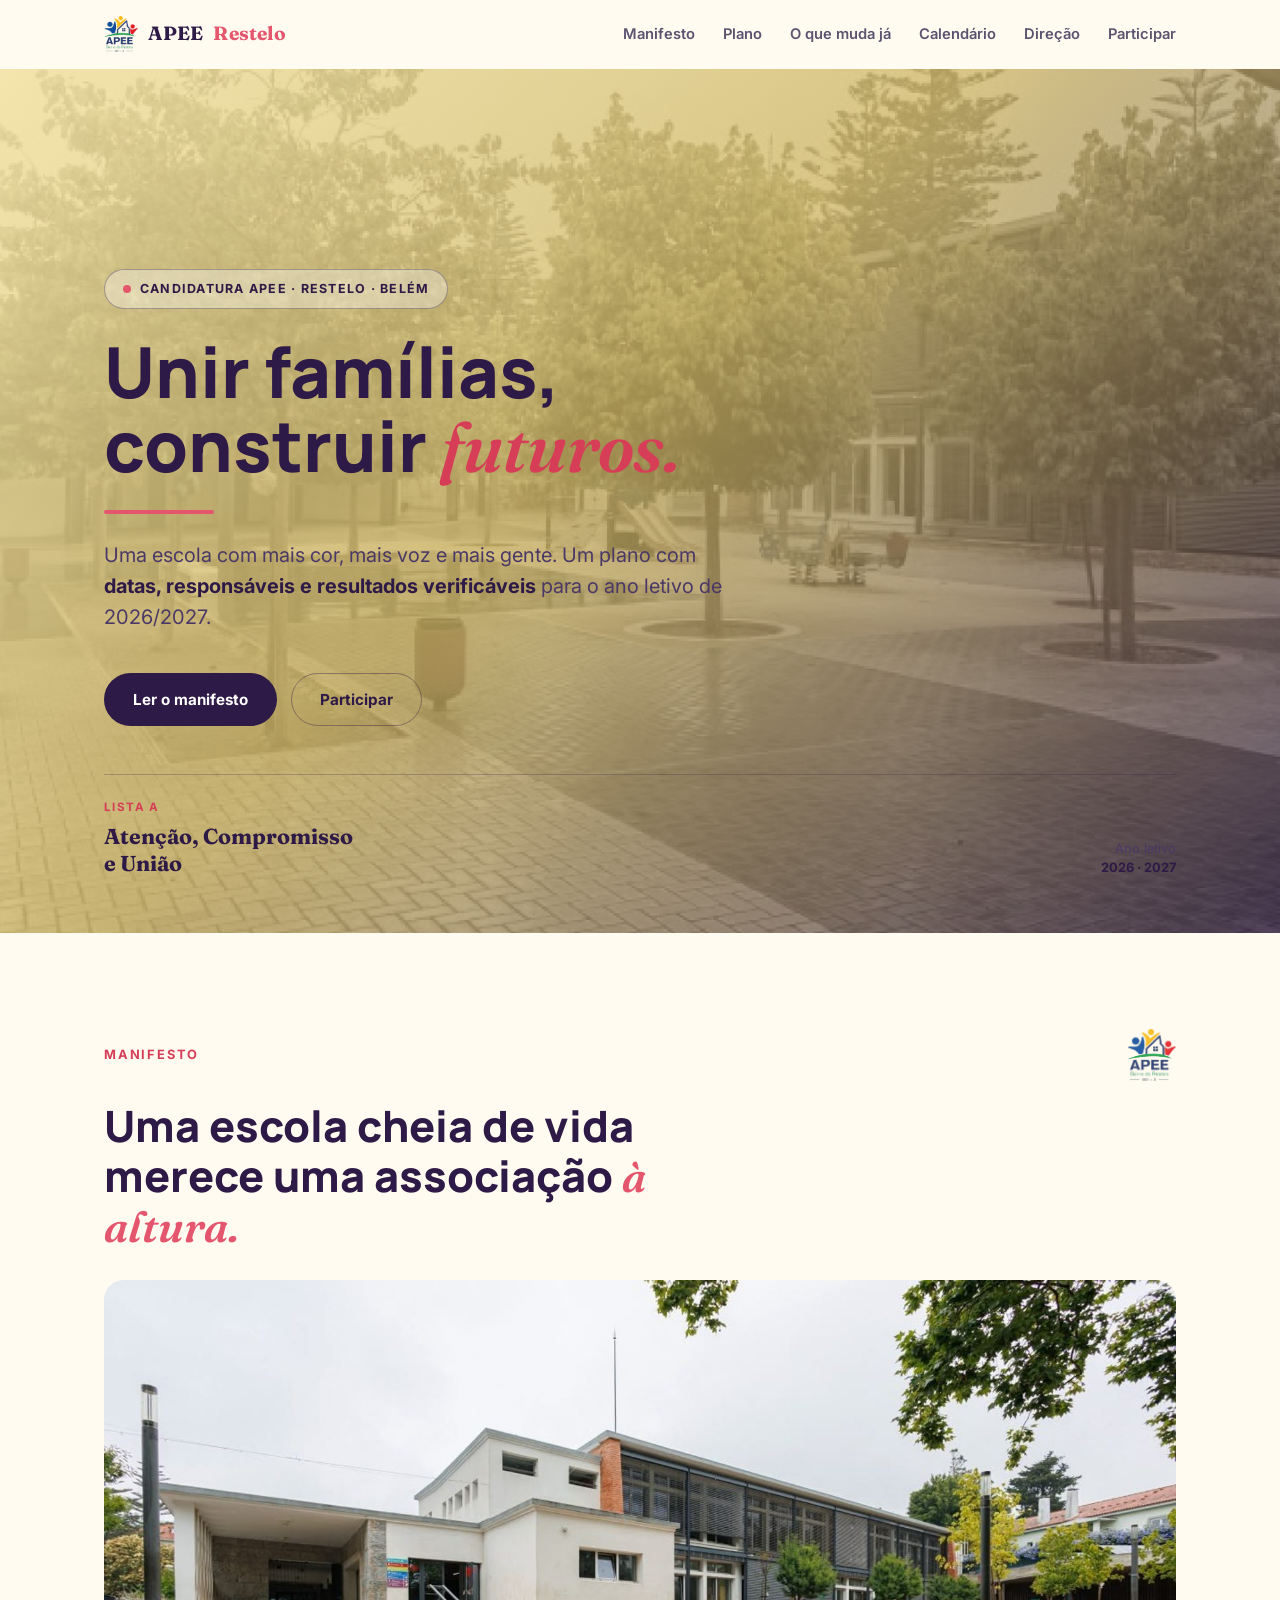
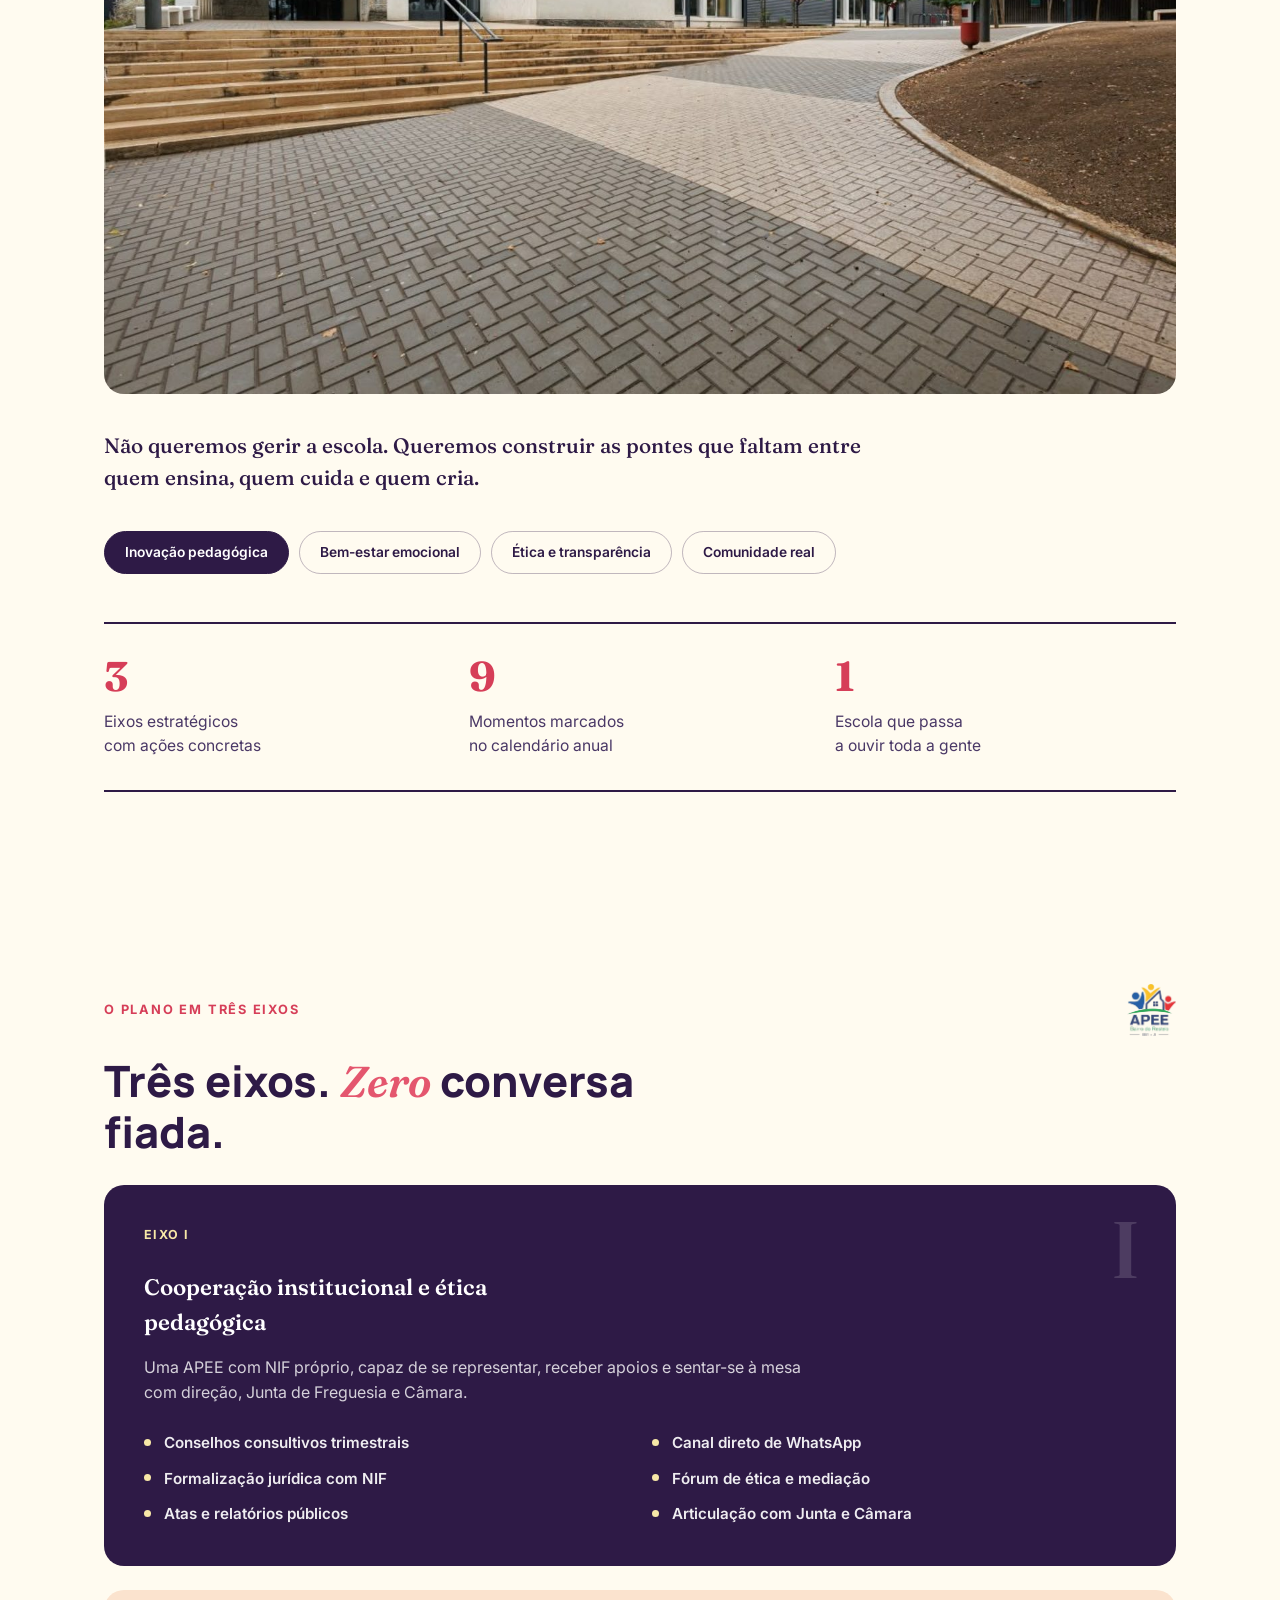
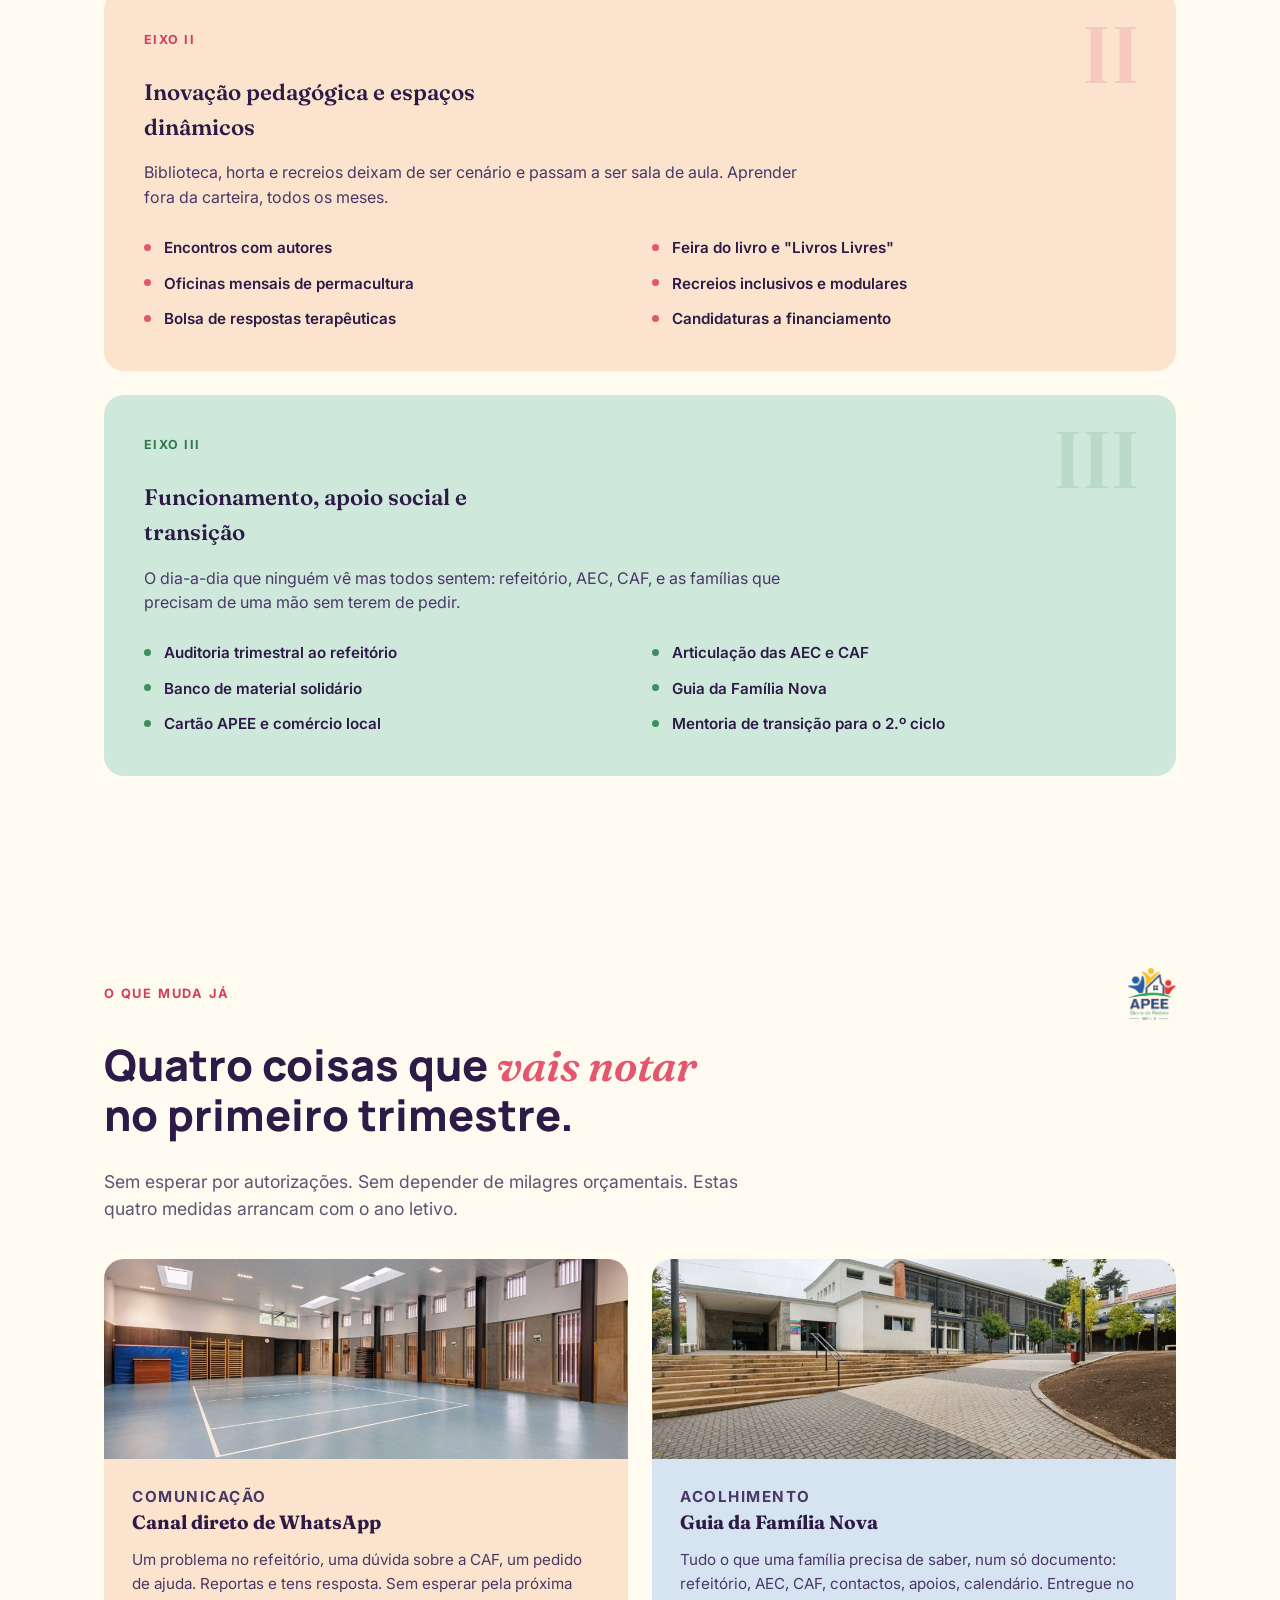
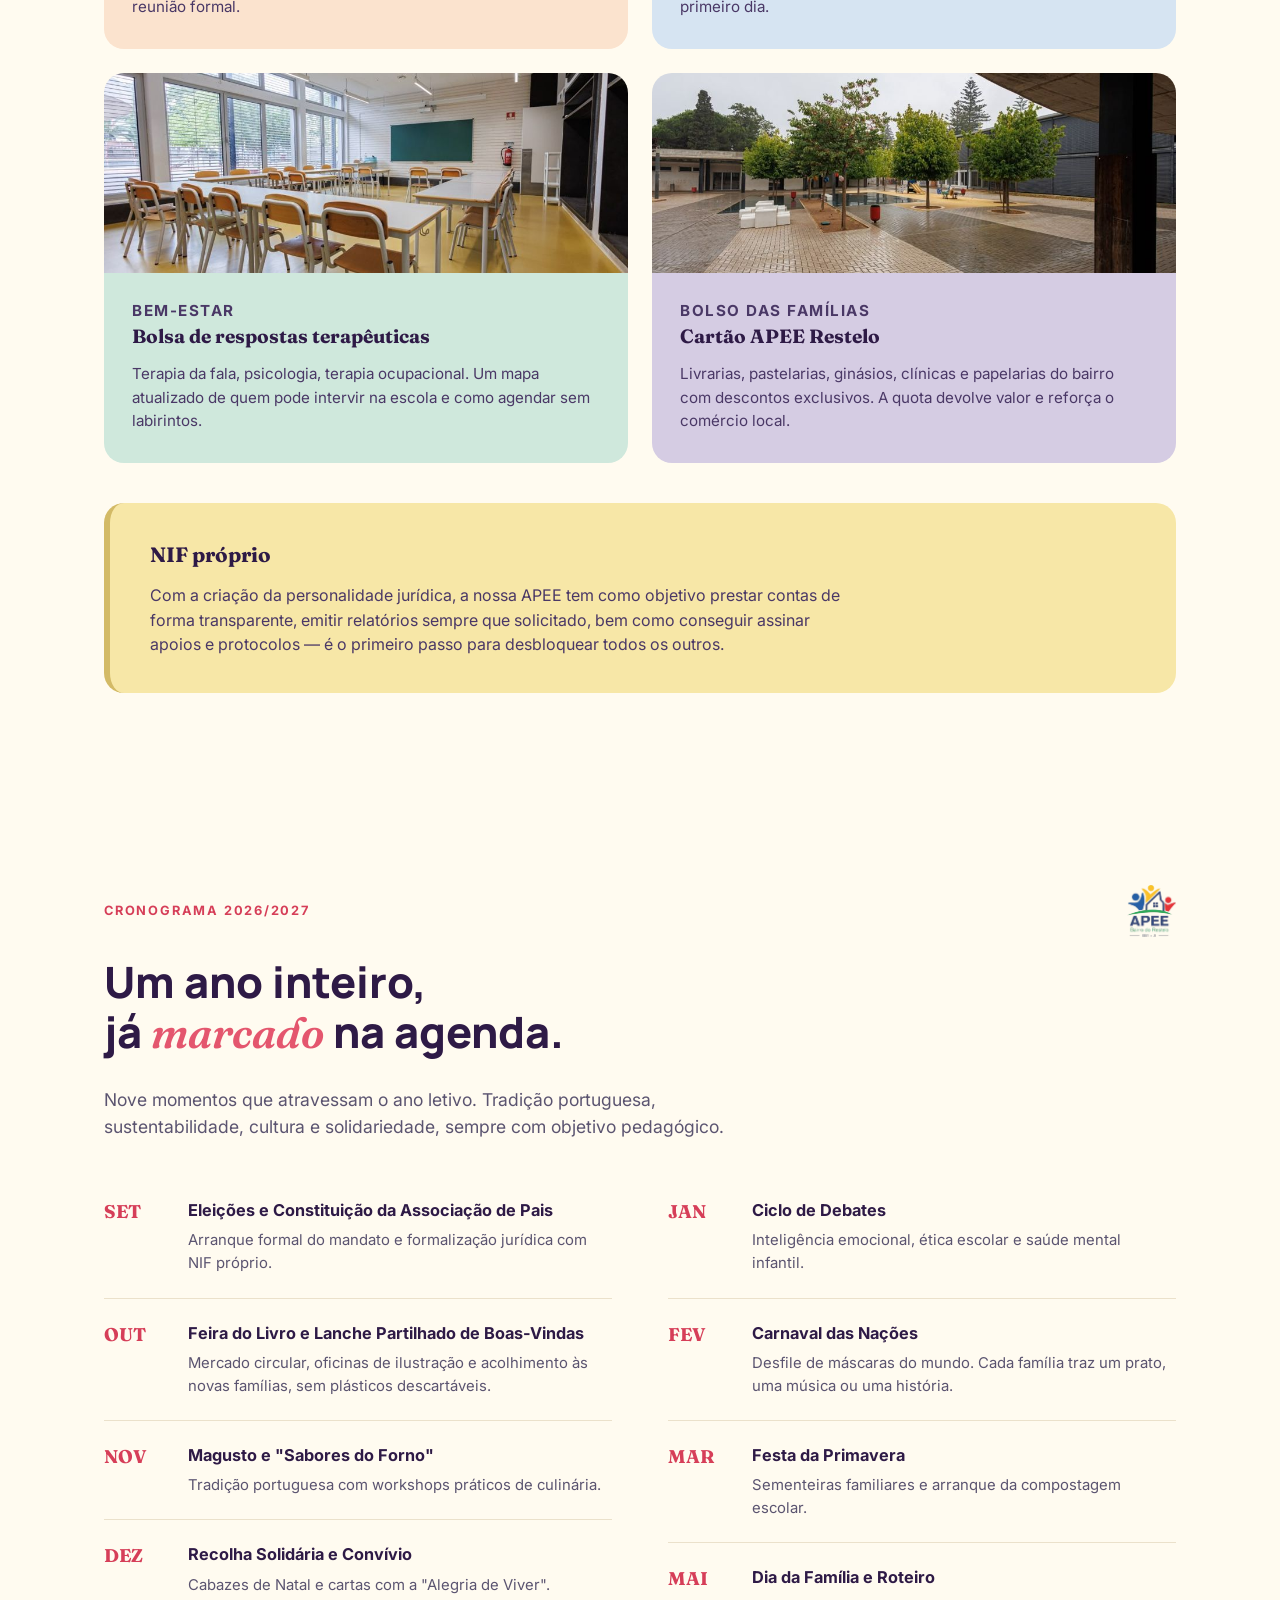
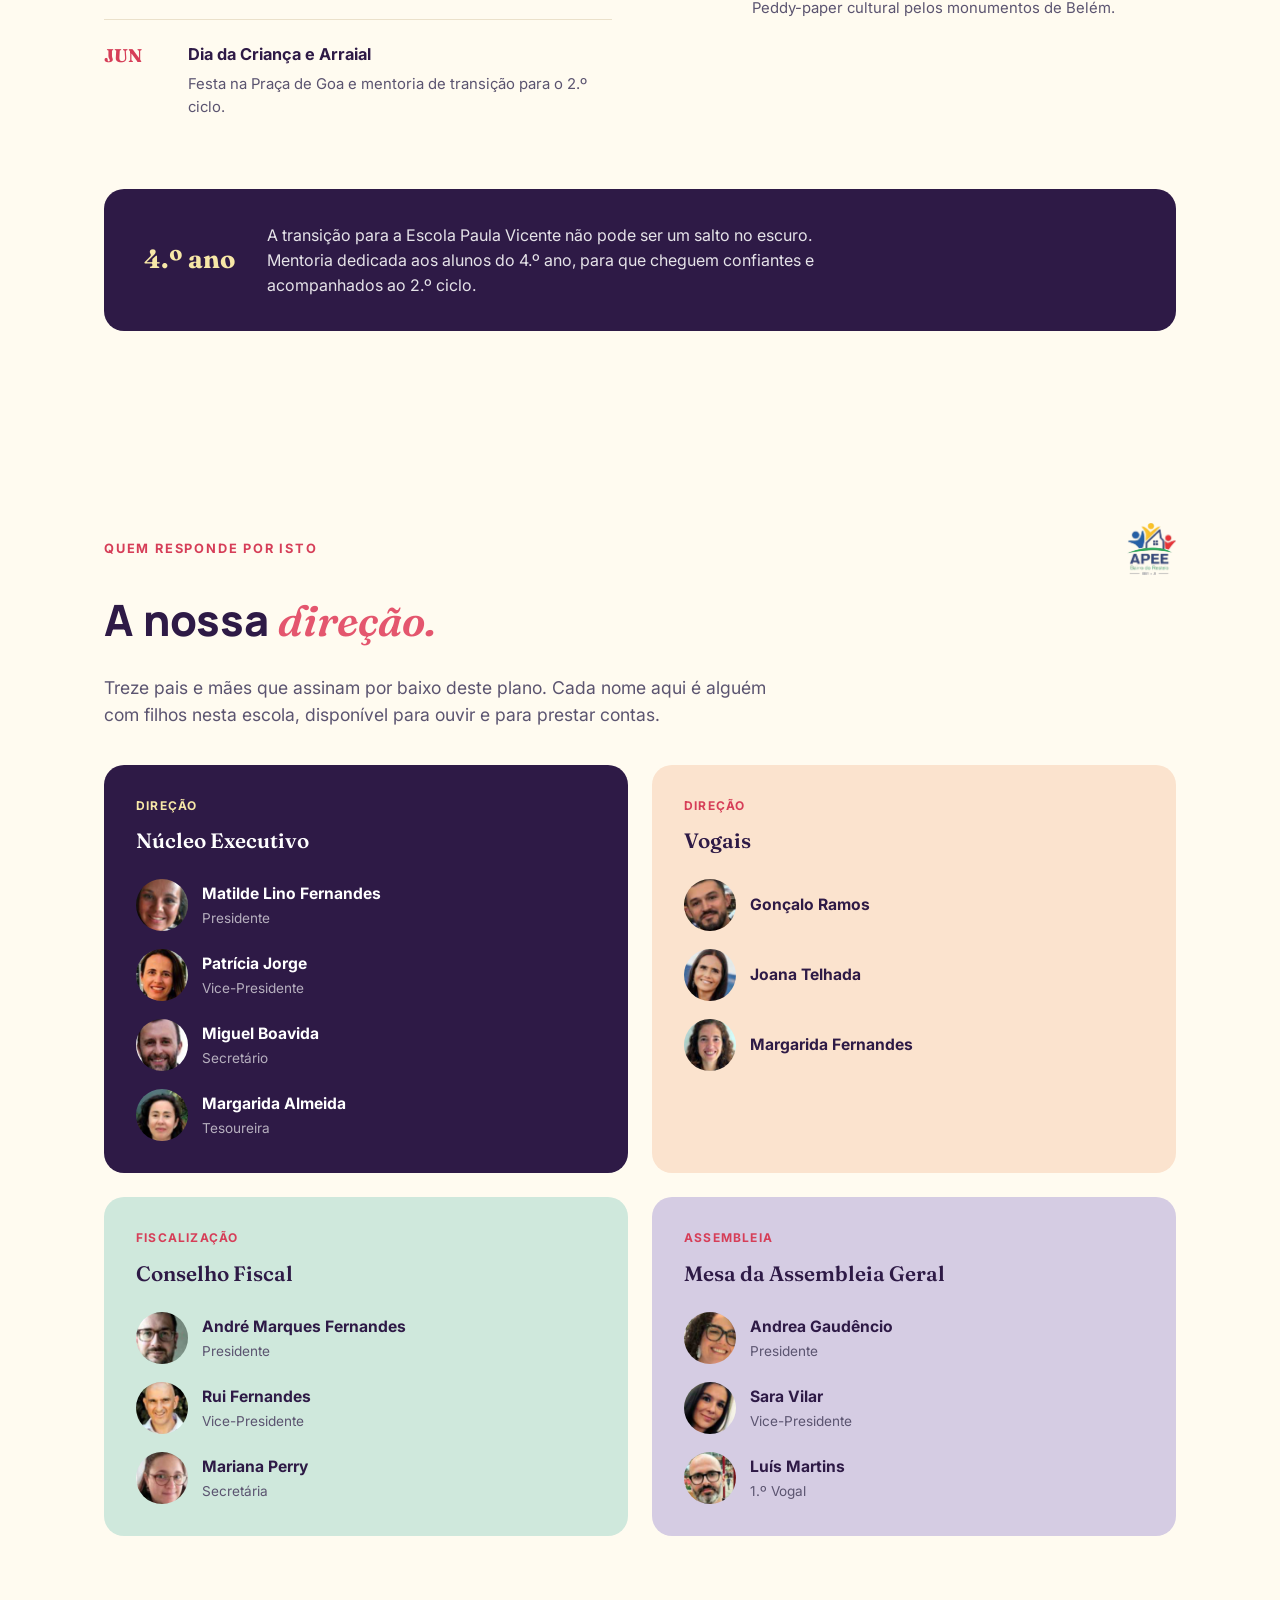
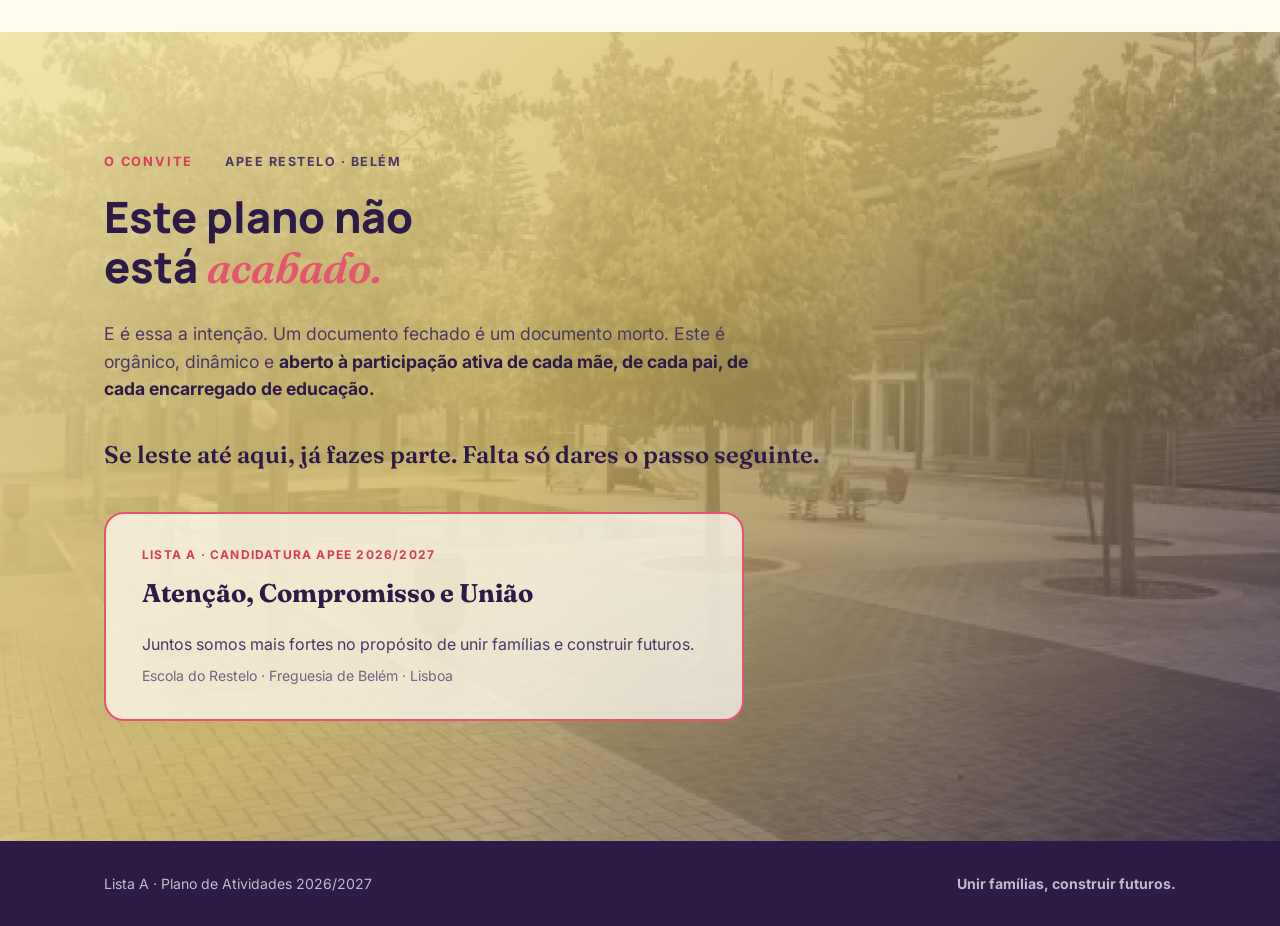
<file: index.html>
<!DOCTYPE html>
<html lang="pt-PT">
<head>
<meta charset="UTF-8">
<meta name="viewport" content="width=device-width, initial-scale=1.0">
<title>APEE Restelo · Lista A · Atenção, Compromisso e União · 2026/2027</title>
<meta name="description" content="Lista A — Atenção, Compromisso e União. Candidatura à APEE da Escola do Restelo, Belém. Plano de atividades 2026/2027: unir famílias, construir futuros.">
<link rel="icon" href="assets/logo.png">
<link rel="preconnect" href="https://fonts.googleapis.com">
<link rel="preconnect" href="https://fonts.gstatic.com" crossorigin>
<link href="https://fonts.googleapis.com/css2?family=Fraunces:ital,opsz,wght@0,9..144,400;0,9..144,600;0,9..144,700;1,9..144,500;1,9..144,600&family=Manrope:wght@500;600;700;800&family=Inter:wght@400;500;600;700;800&display=swap" rel="stylesheet">
<link rel="stylesheet" href="styles.css">
</head>
<body>

<div class="progress-bar" id="progressBar"></div>

<header class="site-header" id="siteHeader">
  <div class="wrap header-inner">
    <a href="#top" class="brand"><img src="assets/logo.png" alt="APEE Bairro do Restelo" class="brand-logo">APEE <span>Restelo</span></a>
    <nav class="main-nav" id="mainNav">
      <a href="#manifesto">Manifesto</a>
      <a href="#eixos">Plano</a>
      <a href="#muda-ja">O que muda já</a>
      <a href="#calendario">Calendário</a>
      <a href="#direcao">Direção</a>
      <a href="#convite">Participar</a>
    </nav>
    <button class="nav-toggle" id="navToggle" aria-label="Abrir menu" aria-expanded="false">
      <span></span><span></span><span></span>
    </button>
  </div>
</header>

<main id="top">

  <!-- HERO -->
  <section class="hero">
    <div class="hero-media">
      <img src="assets/hero.jpg" alt="Pátio da Escola do Restelo, com árvores e espaço de recreio" loading="eager">
      <div class="hero-overlay"></div>
    </div>
    <div class="wrap hero-content">
      <p class="badge-pill"><span class="badge-dot"></span>Candidatura APEE · Restelo · Belém</p>
      <h1>Unir famílias,<br>construir <em>futuros.</em></h1>
      <div class="hero-rule"></div>
      <p class="hero-lede">Uma escola com mais cor, mais voz e mais gente. Um plano com
        <strong>datas, responsáveis e resultados verificáveis</strong> para o ano letivo de 2026/2027.</p>

      <div class="hero-actions">
        <a href="#manifesto" class="btn btn-primary">Ler o manifesto</a>
        <a href="#convite" class="btn btn-ghost">Participar</a>
      </div>

      <div class="hero-footer">
        <div class="hero-list">
          <p class="hero-list-kicker">Lista A</p>
          <p class="hero-list-name">Atenção, Compromisso<br>e União</p>
        </div>
        <p class="hero-year">Ano letivo<br><strong>2026 · 2027</strong></p>
      </div>
    </div>
  </section>

  <!-- MANIFESTO -->
  <section class="section" id="manifesto">
    <div class="wrap">
      <div class="section-eyebrow-row">
        <p class="kicker">Manifesto</p>
        <img src="assets/logo.png" alt="" class="section-logo" aria-hidden="true">
      </div>
      <h2>Uma escola cheia de vida<br>merece uma associação <em>à altura.</em></h2>

      <div class="manifesto-photo">
        <img src="assets/escola.jpg" alt="Entrada da Escola do Restelo, Belém" loading="lazy">
      </div>

      <p class="lede lede-serif">Não queremos gerir a escola. Queremos construir as pontes que faltam
        entre quem ensina, quem cuida e quem cria.</p>

      <div class="pill-row">
        <span class="pill pill-filled">Inovação pedagógica</span>
        <span class="pill">Bem-estar emocional</span>
        <span class="pill">Ética e transparência</span>
        <span class="pill">Comunidade real</span>
      </div>

      <div class="stat-row">
        <div class="stat-item">
          <div class="stat-number">3</div>
          <p>Eixos estratégicos<br>com ações concretas</p>
        </div>
        <div class="stat-item">
          <div class="stat-number">9</div>
          <p>Momentos marcados<br>no calendário anual</p>
        </div>
        <div class="stat-item">
          <div class="stat-number">1</div>
          <p>Escola que passa<br>a ouvir toda a gente</p>
        </div>
      </div>
    </div>
  </section>

  <!-- EIXOS -->
  <section class="section" id="eixos">
    <div class="wrap">
      <div class="section-eyebrow-row">
        <p class="kicker">O plano em três eixos</p>
        <img src="assets/logo.png" alt="" class="section-logo" aria-hidden="true">
      </div>
      <h2>Três eixos. <em>Zero</em> conversa fiada.</h2>

      <div class="axis-list">

        <article class="axis-card axis-card-a">
          <span class="axis-ghost">I</span>
          <p class="axis-tag">Eixo I</p>
          <h3>Cooperação institucional e ética pedagógica</h3>
          <p>Uma APEE com NIF próprio, capaz de se representar, receber apoios e
            sentar-se à mesa com direção, Junta de Freguesia e Câmara.</p>
          <ul class="axis-actions">
            <li>Conselhos consultivos trimestrais</li>
            <li>Canal direto de WhatsApp</li>
            <li>Formalização jurídica com NIF</li>
            <li>Fórum de ética e mediação</li>
            <li>Atas e relatórios públicos</li>
            <li>Articulação com Junta e Câmara</li>
          </ul>
        </article>

        <article class="axis-card axis-card-b">
          <span class="axis-ghost">II</span>
          <p class="axis-tag">Eixo II</p>
          <h3>Inovação pedagógica e espaços dinâmicos</h3>
          <p>Biblioteca, horta e recreios deixam de ser cenário e passam a ser sala
            de aula. Aprender fora da carteira, todos os meses.</p>
          <ul class="axis-actions">
            <li>Encontros com autores</li>
            <li>Feira do livro e "Livros Livres"</li>
            <li>Oficinas mensais de permacultura</li>
            <li>Recreios inclusivos e modulares</li>
            <li>Bolsa de respostas terapêuticas</li>
            <li>Candidaturas a financiamento</li>
          </ul>
        </article>

        <article class="axis-card axis-card-c">
          <span class="axis-ghost">III</span>
          <p class="axis-tag">Eixo III</p>
          <h3>Funcionamento, apoio social e transição</h3>
          <p>O dia-a-dia que ninguém vê mas todos sentem: refeitório, AEC, CAF, e as
            famílias que precisam de uma mão sem terem de pedir.</p>
          <ul class="axis-actions">
            <li>Auditoria trimestral ao refeitório</li>
            <li>Articulação das AEC e CAF</li>
            <li>Banco de material solidário</li>
            <li>Guia da Família Nova</li>
            <li>Cartão APEE e comércio local</li>
            <li>Mentoria de transição para o 2.º ciclo</li>
          </ul>
        </article>

      </div>
    </div>
  </section>

  <!-- O QUE MUDA JA -->
  <section class="section" id="muda-ja">
    <div class="wrap">
      <div class="section-eyebrow-row">
        <p class="kicker">O que muda já</p>
        <img src="assets/logo.png" alt="" class="section-logo" aria-hidden="true">
      </div>
      <h2 class="h2-wide">Quatro coisas que <em>vais notar</em><br>no primeiro trimestre.</h2>
      <p class="lede">Sem esperar por autorizações. Sem depender de milagres
        orçamentais. Estas quatro medidas arrancam com o ano letivo.</p>

      <div class="change-grid">
        <article class="change-card">
          <div class="change-photo"><img src="assets/muda-ja/comunicacao.jpg" alt="Ginásio da Escola do Restelo" loading="lazy"></div>
          <div class="change-body change-body-peach">
            <p class="change-tag">Comunicação</p>
            <h3>Canal direto de WhatsApp</h3>
            <p>Um problema no refeitório, uma dúvida sobre a CAF, um pedido de ajuda.
              Reportas e tens resposta. Sem esperar pela próxima reunião formal.</p>
          </div>
        </article>
        <article class="change-card">
          <div class="change-photo"><img src="assets/muda-ja/acolhimento.jpg" alt="Entrada da Escola do Restelo" loading="lazy"></div>
          <div class="change-body change-body-blue">
            <p class="change-tag">Acolhimento</p>
            <h3>Guia da Família Nova</h3>
            <p>Tudo o que uma família precisa de saber, num só documento: refeitório,
              AEC, CAF, contactos, apoios, calendário. Entregue no primeiro dia.</p>
          </div>
        </article>
        <article class="change-card">
          <div class="change-photo"><img src="assets/muda-ja/bem-estar.jpg" alt="Sala de aula da Escola do Restelo" loading="lazy"></div>
          <div class="change-body change-body-mint">
            <p class="change-tag">Bem-estar</p>
            <h3>Bolsa de respostas terapêuticas</h3>
            <p>Terapia da fala, psicologia, terapia ocupacional. Um mapa atualizado de
              quem pode intervir na escola e como agendar sem labirintos.</p>
          </div>
        </article>
        <article class="change-card">
          <div class="change-photo"><img src="assets/muda-ja/bolso.jpg" alt="Pátio da Escola do Restelo" loading="lazy"></div>
          <div class="change-body change-body-lavender">
            <p class="change-tag">Bolso das famílias</p>
            <h3>Cartão APEE Restelo</h3>
            <p>Livrarias, pastelarias, ginásios, clínicas e papelarias do bairro com
              descontos exclusivos. A quota devolve valor e reforça o comércio local.</p>
          </div>
        </article>
      </div>

      <div class="nif-banner">
        <h3>NIF próprio</h3>
        <p>Com a criação da personalidade jurídica, a nossa APEE tem como objetivo
          prestar contas de forma transparente, emitir relatórios sempre que
          solicitado, bem como conseguir assinar apoios e protocolos — é o primeiro
          passo para desbloquear todos os outros.</p>
      </div>
    </div>
  </section>

  <!-- CALENDARIO -->
  <section class="section" id="calendario">
    <div class="wrap">
      <div class="section-eyebrow-row">
        <p class="kicker">Cronograma 2026/2027</p>
        <img src="assets/logo.png" alt="" class="section-logo" aria-hidden="true">
      </div>
      <h2>Um ano inteiro,<br>já <em>marcado</em> na agenda.</h2>
      <p class="lede">Nove momentos que atravessam o ano letivo. Tradição
        portuguesa, sustentabilidade, cultura e solidariedade, sempre com objetivo
        pedagógico.</p>

      <div class="timeline-columns">
        <div class="timeline">
          <div class="timeline-item">
            <div class="tl-month">Set</div>
            <div class="tl-body">
              <h4>Eleições e Constituição da Associação de Pais</h4>
              <p>Arranque formal do mandato e formalização jurídica com NIF próprio.</p>
            </div>
          </div>
          <div class="timeline-item">
            <div class="tl-month">Out</div>
            <div class="tl-body">
              <h4>Feira do Livro e Lanche Partilhado de Boas-Vindas</h4>
              <p>Mercado circular, oficinas de ilustração e acolhimento às novas famílias, sem plásticos descartáveis.</p>
            </div>
          </div>
          <div class="timeline-item">
            <div class="tl-month">Nov</div>
            <div class="tl-body">
              <h4>Magusto e "Sabores do Forno"</h4>
              <p>Tradição portuguesa com workshops práticos de culinária.</p>
            </div>
          </div>
          <div class="timeline-item">
            <div class="tl-month">Dez</div>
            <div class="tl-body">
              <h4>Recolha Solidária e Convívio</h4>
              <p>Cabazes de Natal e cartas com a "Alegria de Viver".</p>
            </div>
          </div>
          <div class="timeline-item">
            <div class="tl-month">Jun</div>
            <div class="tl-body">
              <h4>Dia da Criança e Arraial</h4>
              <p>Festa na Praça de Goa e mentoria de transição para o 2.º ciclo.</p>
            </div>
          </div>
        </div>
        <div class="timeline">
          <div class="timeline-item">
            <div class="tl-month">Jan</div>
            <div class="tl-body">
              <h4>Ciclo de Debates</h4>
              <p>Inteligência emocional, ética escolar e saúde mental infantil.</p>
            </div>
          </div>
          <div class="timeline-item">
            <div class="tl-month">Fev</div>
            <div class="tl-body">
              <h4>Carnaval das Nações</h4>
              <p>Desfile de máscaras do mundo. Cada família traz um prato, uma música
                ou uma história.</p>
            </div>
          </div>
          <div class="timeline-item">
            <div class="tl-month">Mar</div>
            <div class="tl-body">
              <h4>Festa da Primavera</h4>
              <p>Sementeiras familiares e arranque da compostagem escolar.</p>
            </div>
          </div>
          <div class="timeline-item">
            <div class="tl-month">Mai</div>
            <div class="tl-body">
              <h4>Dia da Família e Roteiro</h4>
              <p>Peddy-paper cultural pelos monumentos de Belém.</p>
            </div>
          </div>
        </div>
      </div>

      <div class="quote-block">
        <p class="quote-label">4.º ano</p>
        <p>A transição para a Escola Paula Vicente não pode ser um salto no escuro.
          Mentoria dedicada aos alunos do 4.º ano, para que cheguem confiantes e
          acompanhados ao 2.º ciclo.</p>
      </div>
    </div>
  </section>

  <!-- DIREÇÃO -->
  <section class="section" id="direcao">
    <div class="wrap">
      <div class="section-eyebrow-row">
        <p class="kicker">Quem responde por isto</p>
        <img src="assets/logo.png" alt="" class="section-logo" aria-hidden="true">
      </div>
      <h2>A nossa <em>direção.</em></h2>
      <p class="lede">Treze pais e mães que assinam por baixo deste plano. Cada
        nome aqui é alguém com filhos nesta escola, disponível para ouvir e
        para prestar contas.</p>

      <div class="team-grid">
        <div class="team-card team-card-a">
          <p class="team-tag">Direção</p>
          <h3>Núcleo Executivo</h3>
          <ul class="team-list">
            <li>
              <img src="assets/team/matilde.jpg" alt="Matilde Lino Fernandes">
              <div><p class="team-name">Matilde Lino Fernandes</p><p class="team-role">Presidente</p></div>
            </li>
            <li>
              <img src="assets/team/patricia.jpg" alt="Patrícia Jorge">
              <div><p class="team-name">Patrícia Jorge</p><p class="team-role">Vice-Presidente</p></div>
            </li>
            <li>
              <img src="assets/team/miguel.jpg" alt="Miguel Boavida">
              <div><p class="team-name">Miguel Boavida</p><p class="team-role">Secretário</p></div>
            </li>
            <li>
              <img src="assets/team/margarida-almeida.jpg" alt="Margarida Almeida">
              <div><p class="team-name">Margarida Almeida</p><p class="team-role">Tesoureira</p></div>
            </li>
          </ul>
        </div>

        <div class="team-card team-card-b">
          <p class="team-tag">Direção</p>
          <h3>Vogais</h3>
          <ul class="team-list">
            <li>
              <img src="assets/team/goncalo.jpg" alt="Gonçalo Ramos">
              <div><p class="team-name">Gonçalo Ramos</p></div>
            </li>
            <li>
              <img src="assets/team/joana.jpg" alt="Joana Telhada">
              <div><p class="team-name">Joana Telhada</p></div>
            </li>
            <li>
              <img src="assets/team/margarida-fernandes.jpg" alt="Margarida Fernandes">
              <div><p class="team-name">Margarida Fernandes</p></div>
            </li>
          </ul>
        </div>

        <div class="team-card team-card-c">
          <p class="team-tag">Fiscalização</p>
          <h3>Conselho Fiscal</h3>
          <ul class="team-list">
            <li>
              <img src="assets/team/andre.jpg" alt="André Marques Fernandes">
              <div><p class="team-name">André Marques Fernandes</p><p class="team-role">Presidente</p></div>
            </li>
            <li>
              <img src="assets/team/rui.jpg" alt="Rui Fernandes">
              <div><p class="team-name">Rui Fernandes</p><p class="team-role">Vice-Presidente</p></div>
            </li>
            <li>
              <img src="assets/team/mariana.jpg" alt="Mariana Perry">
              <div><p class="team-name">Mariana Perry</p><p class="team-role">Secretária</p></div>
            </li>
          </ul>
        </div>

        <div class="team-card team-card-d">
          <p class="team-tag">Assembleia</p>
          <h3>Mesa da Assembleia Geral</h3>
          <ul class="team-list">
            <li>
              <img src="assets/team/andrea.jpg" alt="Andrea Gaudêncio">
              <div><p class="team-name">Andrea Gaudêncio</p><p class="team-role">Presidente</p></div>
            </li>
            <li>
              <img src="assets/team/sara.jpg" alt="Sara Vilar">
              <div><p class="team-name">Sara Vilar</p><p class="team-role">Vice-Presidente</p></div>
            </li>
            <li>
              <img src="assets/team/luis.jpg" alt="Luís Martins">
              <div><p class="team-name">Luís Martins</p><p class="team-role">1.º Vogal</p></div>
            </li>
          </ul>
        </div>
      </div>
    </div>
  </section>

  <!-- CONVITE -->
  <section class="section convite" id="convite">
    <div class="hero-media convite-media">
      <img src="assets/hero.jpg" alt="" loading="lazy">
      <div class="hero-overlay convite-overlay"></div>
    </div>
    <div class="wrap convite-inner">
      <div class="section-eyebrow-row convite-eyebrow-row">
        <p class="kicker">O convite</p>
        <p class="convite-suprakicker">APEE Restelo · Belém</p>
      </div>
      <h2>Este plano não<br>está <em>acabado.</em></h2>
      <p class="lede">E é essa a intenção. Um documento fechado é um documento
        morto. Este é orgânico, dinâmico e <strong>aberto à participação ativa de cada
        mãe, de cada pai, de cada encarregado de educação.</strong></p>
      <p class="convite-highlight">Se leste até aqui, já fazes parte. Falta só
        dares o passo seguinte.</p>

      <div class="convite-card">
        <p class="convite-card-kicker">Lista A · Candidatura APEE 2026/2027</p>
        <p class="convite-list-name">Atenção, Compromisso e União</p>
        <p class="convite-tagline">Juntos somos mais fortes no propósito de unir
          famílias e construir futuros.</p>
        <p class="convite-location">Escola do Restelo · Freguesia de Belém · Lisboa</p>
      </div>
    </div>
  </section>

</main>

<footer class="site-footer">
  <div class="wrap footer-inner">
    <p>Lista A · Plano de Atividades 2026/2027</p>
    <p class="footer-motto">Unir famílias, construir futuros.</p>
  </div>
</footer>

<script src="script.js"></script>
</body>
</html>
</file>
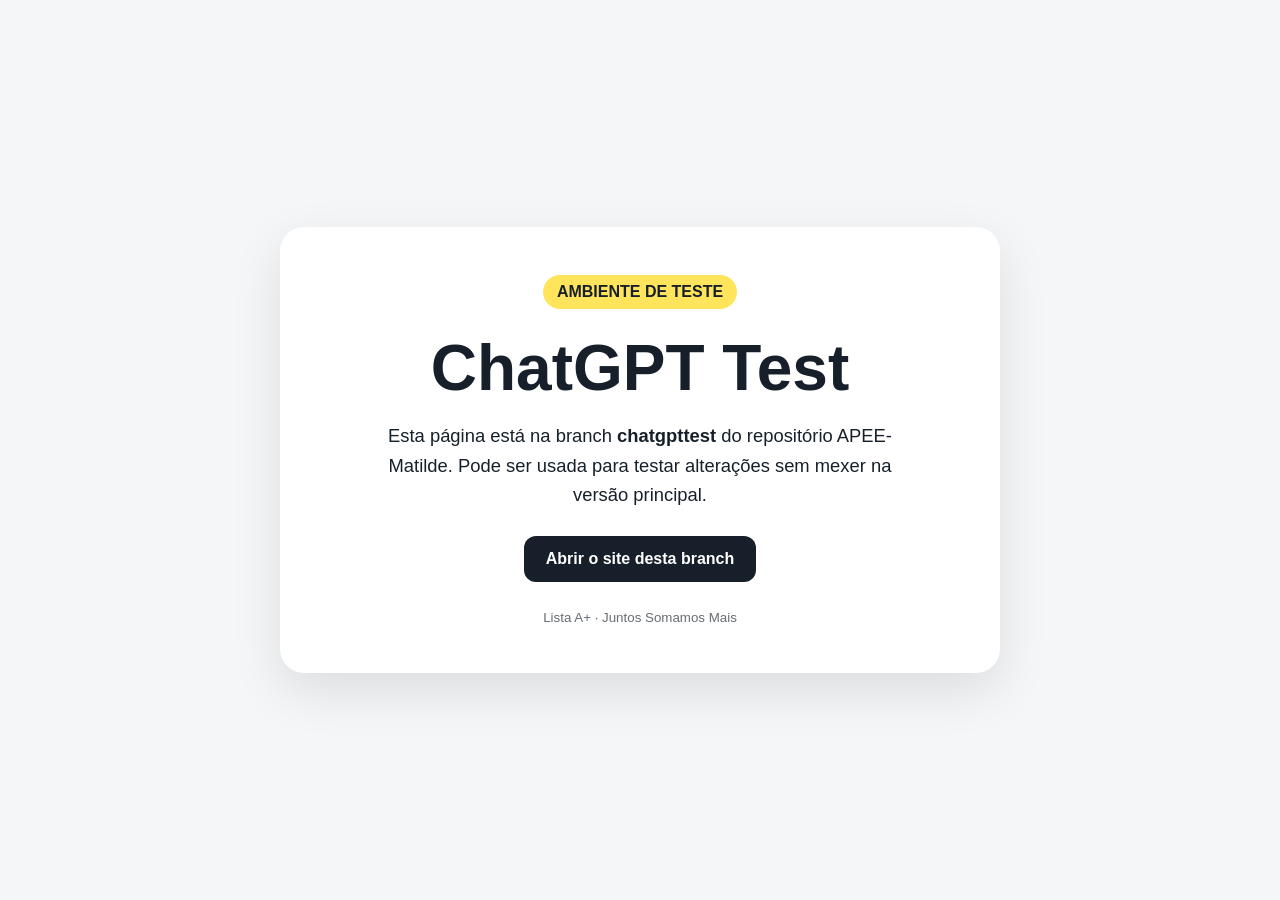
<file: chatgpttest.html>
<!doctype html>
<html lang="pt-PT">
<head>
  <meta charset="utf-8">
  <meta name="viewport" content="width=device-width, initial-scale=1">
  <title>ChatGPT Teste · Lista A+</title>
  <style>
    *{box-sizing:border-box}
    body{margin:0;font-family:Arial,Helvetica,sans-serif;background:#f4f6f8;color:#17202a;display:grid;min-height:100vh;place-items:center;padding:24px}
    main{width:min(720px,100%);background:white;border-radius:24px;padding:48px 32px;box-shadow:0 18px 50px rgba(0,0,0,.10);text-align:center}
    .badge{display:inline-block;padding:8px 14px;border-radius:999px;background:#ffe45c;font-weight:700;margin-bottom:22px}
    h1{font-size:clamp(2rem,7vw,4rem);margin:0 0 16px}
    p{font-size:1.15rem;line-height:1.6;margin:0 auto 26px;max-width:560px}
    a{display:inline-block;padding:14px 22px;border-radius:12px;background:#17202a;color:white;text-decoration:none;font-weight:700}
    small{display:block;margin-top:28px;opacity:.65}
  </style>
</head>
<body>
  <main>
    <div class="badge">AMBIENTE DE TESTE</div>
    <h1>ChatGPT Test</h1>
    <p>Esta página está na branch <strong>chatgpttest</strong> do repositório APEE-Matilde. Pode ser usada para testar alterações sem mexer na versão principal.</p>
    <a href="./index.html">Abrir o site desta branch</a>
    <small>Lista A+ · Juntos Somamos Mais</small>
  </main>
</body>
</html>
</file>
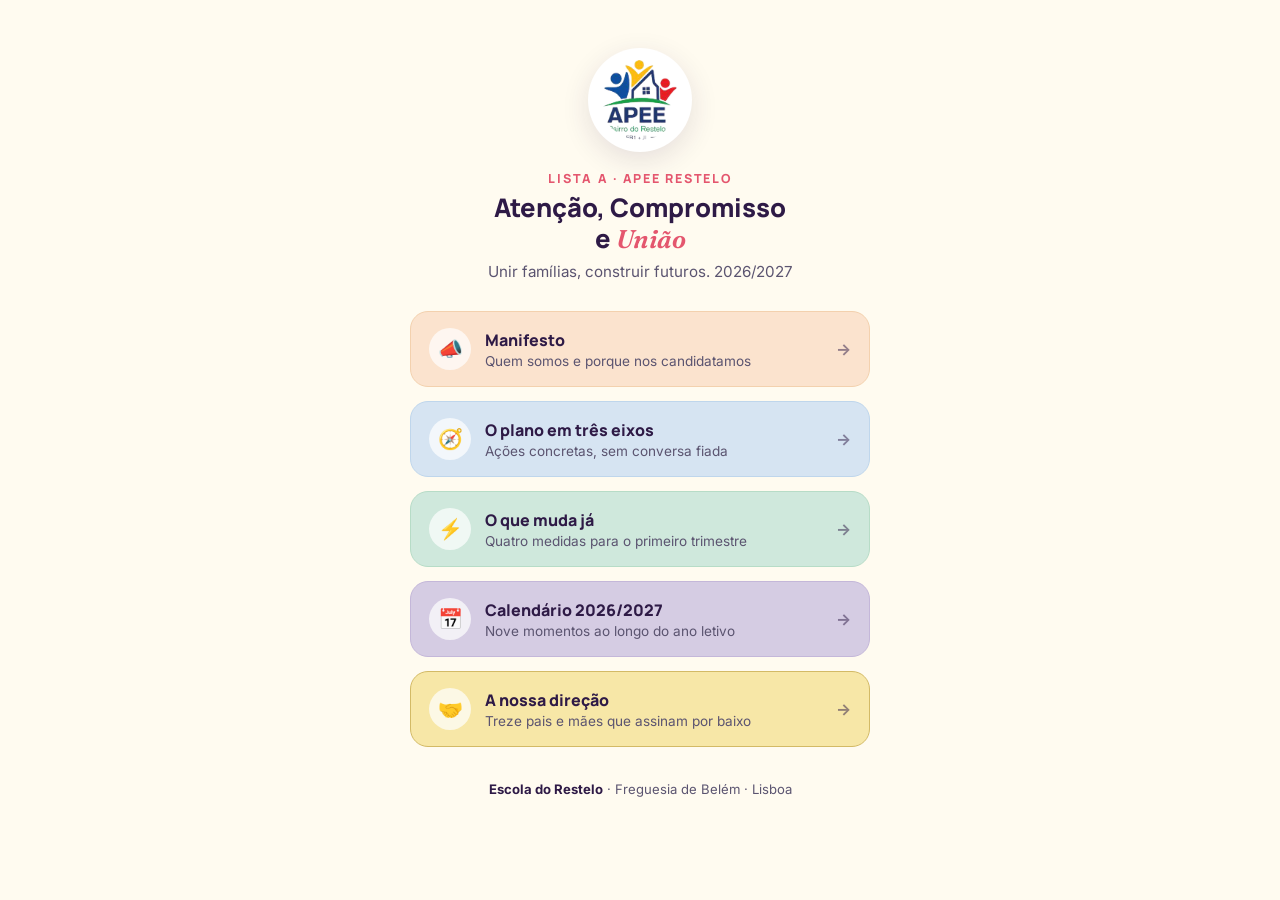
<file: links.html>
<!DOCTYPE html>
<html lang="pt-PT">
<head>
<meta charset="UTF-8">
<meta name="viewport" content="width=device-width, initial-scale=1.0">
<title>Links · APEE Restelo · Lista A</title>
<meta name="description" content="Lista A — Atenção, Compromisso e União. Todos os links da candidatura à APEE da Escola do Restelo, Belém, 2026/2027.">
<link rel="icon" href="assets/logo.png">
<link rel="preconnect" href="https://fonts.googleapis.com">
<link rel="preconnect" href="https://fonts.gstatic.com" crossorigin>
<link href="https://fonts.googleapis.com/css2?family=Fraunces:ital,opsz,wght@0,9..144,600;1,9..144,600&family=Manrope:wght@700;800&family=Inter:wght@400;500;600&display=swap" rel="stylesheet">
<style>
  :root {
    --navy: #2E1A46;
    --pink: #E4566E;
    --paper: #FFFBF0;
    --peach: #FBE3CE;
    --peach-line: #F3D1AE;
    --mint: #CFE8DC;
    --mint-line: #B7DCC7;
    --lavender: #D5CCE3;
    --lavender-line: #C4B7D9;
    --lightblue: #D6E4F2;
    --lightblue-line: #BFD6EC;
    --gold: #F7E7A7;
    --gold-deep: #D3BA66;
    --ink-soft: #5B5470;
    --font-display: "Manrope", "Inter", -apple-system, sans-serif;
    --font-serif: "Fraunces", Georgia, serif;
    --font-body: "Inter", -apple-system, BlinkMacSystemFont, "Segoe UI", sans-serif;
  }

  * { box-sizing: border-box; }

  body {
    margin: 0;
    min-height: 100vh;
    font-family: var(--font-body);
    color: var(--navy);
    background: var(--paper);
    -webkit-font-smoothing: antialiased;
    display: flex;
    justify-content: center;
    padding: 48px 16px 40px;
  }

  .tree {
    width: 100%;
    max-width: 460px;
    text-align: center;
  }

  .logo {
    width: 104px;
    height: 104px;
    object-fit: contain;
    margin: 0 auto 18px;
    display: block;
    background: #fff;
    border-radius: 50%;
    padding: 12px;
    box-shadow: 0 8px 28px rgba(46,26,70,0.12);
  }

  .kicker {
    font-family: var(--font-display);
    font-size: 0.78rem;
    font-weight: 800;
    letter-spacing: 0.14em;
    text-transform: uppercase;
    color: var(--pink);
    margin: 0 0 6px;
  }

  h1 {
    font-family: var(--font-display);
    font-weight: 800;
    font-size: 1.6rem;
    line-height: 1.2;
    margin: 0 0 8px;
  }

  h1 em {
    font-family: var(--font-serif);
    font-style: italic;
    font-weight: 600;
    color: var(--pink);
  }

  .tagline {
    color: var(--ink-soft);
    font-size: 0.95rem;
    margin: 0 0 30px;
  }

  .links {
    list-style: none;
    padding: 0;
    margin: 0;
    display: grid;
    gap: 14px;
  }

  .link {
    display: flex;
    align-items: center;
    gap: 14px;
    padding: 16px 18px;
    border-radius: 18px;
    border: 1.5px solid var(--line-c);
    background: var(--bg-c);
    text-decoration: none;
    color: var(--navy);
    text-align: left;
    transition: transform 0.15s ease, box-shadow 0.15s ease;
  }
  .link:hover,
  .link:focus-visible {
    transform: translateY(-2px);
    box-shadow: 0 10px 24px rgba(46,26,70,0.12);
  }
  .link:focus-visible { outline: 2px solid var(--navy); outline-offset: 3px; }

  .link-icon {
    flex: none;
    width: 42px;
    height: 42px;
    border-radius: 50%;
    background: rgba(255,255,255,0.7);
    display: grid;
    place-items: center;
    font-size: 1.25rem;
  }

  .link-text { flex: 1; min-width: 0; }
  .link-title {
    display: block;
    font-family: var(--font-display);
    font-weight: 800;
    font-size: 1rem;
  }
  .link-desc {
    display: block;
    font-size: 0.85rem;
    color: var(--ink-soft);
    margin-top: 2px;
  }
  .link-arrow { flex: none; font-weight: 700; opacity: 0.5; }

  .c-peach    { --bg-c: var(--peach);     --line-c: var(--peach-line); }
  .c-blue     { --bg-c: var(--lightblue); --line-c: var(--lightblue-line); }
  .c-mint     { --bg-c: var(--mint);      --line-c: var(--mint-line); }
  .c-lavender { --bg-c: var(--lavender);  --line-c: var(--lavender-line); }
  .c-gold     { --bg-c: var(--gold);      --line-c: var(--gold-deep); }

  footer {
    margin-top: 34px;
    font-size: 0.82rem;
    color: var(--ink-soft);
  }
  footer strong { color: var(--navy); }
</style>
</head>
<body>

<main class="tree">
  <img src="assets/logo.png" alt="APEE Bairro do Restelo" class="logo">
  <p class="kicker">Lista A · APEE Restelo</p>
  <h1>Atenção, Compromisso<br>e <em>União</em></h1>
  <p class="tagline">Unir famílias, construir futuros. 2026/2027</p>

  <ul class="links">
    <li>
      <a class="link c-peach" href="index.html#manifesto">
        <span class="link-icon" aria-hidden="true">📣</span>
        <span class="link-text">
          <span class="link-title">Manifesto</span>
          <span class="link-desc">Quem somos e porque nos candidatamos</span>
        </span>
        <span class="link-arrow" aria-hidden="true">→</span>
      </a>
    </li>
    <li>
      <a class="link c-blue" href="index.html#eixos">
        <span class="link-icon" aria-hidden="true">🧭</span>
        <span class="link-text">
          <span class="link-title">O plano em três eixos</span>
          <span class="link-desc">Ações concretas, sem conversa fiada</span>
        </span>
        <span class="link-arrow" aria-hidden="true">→</span>
      </a>
    </li>
    <li>
      <a class="link c-mint" href="index.html#muda-ja">
        <span class="link-icon" aria-hidden="true">⚡</span>
        <span class="link-text">
          <span class="link-title">O que muda já</span>
          <span class="link-desc">Quatro medidas para o primeiro trimestre</span>
        </span>
        <span class="link-arrow" aria-hidden="true">→</span>
      </a>
    </li>
    <li>
      <a class="link c-lavender" href="index.html#calendario">
        <span class="link-icon" aria-hidden="true">📅</span>
        <span class="link-text">
          <span class="link-title">Calendário 2026/2027</span>
          <span class="link-desc">Nove momentos ao longo do ano letivo</span>
        </span>
        <span class="link-arrow" aria-hidden="true">→</span>
      </a>
    </li>
    <li>
      <a class="link c-gold" href="index.html#direcao">
        <span class="link-icon" aria-hidden="true">🤝</span>
        <span class="link-text">
          <span class="link-title">A nossa direção</span>
          <span class="link-desc">Treze pais e mães que assinam por baixo</span>
        </span>
        <span class="link-arrow" aria-hidden="true">→</span>
      </a>
    </li>
  </ul>

  <footer>
    <p><strong>Escola do Restelo</strong> · Freguesia de Belém · Lisboa</p>
  </footer>
</main>

</body>
</html>
</file>
<file: styles.css>
:root {
  --navy: #2E1A46;
  --navy-soft: #4A3866;
  --pink: #E4566E;
  --pink-deep: #D63E58;
  --paper: #FFFBF0;
  --paper-alt: #FCF5E3;
  --peach: #FBE3CE;
  --peach-line: #F3D1AE;
  --mint: #CFE8DC;
  --mint-line: #B7DCC7;
  --lavender: #D5CCE3;
  --lavender-line: #C4B7D9;
  --lightblue: #D6E4F2;
  --lightblue-line: #BFD6EC;
  --gold: #F7E7A7;
  --gold-deep: #D3BA66;
  --ink-soft: #5B5470;
  --line: #EBE1CB;
  --white: #FFFFFF;

  --font-display: "Manrope", "Inter", -apple-system, sans-serif;
  --font-serif: "Fraunces", Georgia, serif;
  --font-body: "Inter", -apple-system, BlinkMacSystemFont, "Segoe UI", sans-serif;

  --max-w: 1120px;
  --radius: 20px;
}

* { box-sizing: border-box; }
html { scroll-behavior: smooth; }

body {
  margin: 0;
  font-family: var(--font-body);
  color: var(--navy);
  background: var(--paper);
  line-height: 1.55;
  -webkit-font-smoothing: antialiased;
}

img { max-width: 100%; display: block; }

.wrap {
  max-width: var(--max-w);
  margin: 0 auto;
  padding: 0 24px;
}

a { color: inherit; }
em { font-family: var(--font-serif); font-style: italic; font-weight: 600; color: var(--pink); }

/* Progress bar */
.progress-bar {
  position: fixed;
  top: 0; left: 0;
  height: 3px;
  width: 0%;
  background: linear-gradient(90deg, var(--pink), var(--gold-deep));
  z-index: 1000;
  transition: width 0.1s ease-out;
}

/* Header */
.site-header {
  position: sticky;
  top: 0;
  z-index: 100;
  background: rgba(255, 251, 240, 0.88);
  backdrop-filter: blur(10px);
  border-bottom: 1px solid transparent;
  transition: border-color 0.3s ease, box-shadow 0.3s ease;
}
.site-header.scrolled {
  border-bottom-color: var(--line);
  box-shadow: 0 2px 20px rgba(46,26,70,0.06);
}
.header-inner {
  display: flex;
  align-items: center;
  justify-content: space-between;
  height: 68px;
}
.brand {
  display: flex;
  align-items: center;
  gap: 10px;
  font-family: var(--font-serif);
  font-weight: 700;
  font-size: 1.2rem;
  text-decoration: none;
  color: var(--navy);
  letter-spacing: 0.01em;
}
.brand span { color: var(--pink); }
.brand-logo {
  height: 36px;
  width: auto;
}

.main-nav {
  display: flex;
  gap: 28px;
}
.main-nav a {
  text-decoration: none;
  font-size: 0.92rem;
  font-weight: 600;
  color: var(--ink-soft);
  position: relative;
  padding: 4px 0;
  transition: color 0.2s ease;
}
.main-nav a:hover { color: var(--navy); }
.main-nav a::after {
  content: "";
  position: absolute;
  left: 0; bottom: -2px;
  width: 0;
  height: 2px;
  background: var(--pink);
  transition: width 0.25s ease;
}
.main-nav a:hover::after { width: 100%; }

.nav-toggle {
  display: none;
  flex-direction: column;
  justify-content: center;
  gap: 5px;
  width: 40px;
  height: 40px;
  background: none;
  border: none;
  cursor: pointer;
  padding: 0;
}
.nav-toggle span {
  display: block;
  height: 2px;
  background: var(--navy);
  border-radius: 2px;
  transition: transform 0.25s ease, opacity 0.25s ease;
}
.nav-toggle.open span:nth-child(1) { transform: translateY(7px) rotate(45deg); }
.nav-toggle.open span:nth-child(2) { opacity: 0; }
.nav-toggle.open span:nth-child(3) { transform: translateY(-7px) rotate(-45deg); }

/* Hero */
.hero {
  position: relative;
  min-height: 96vh;
  display: flex;
  align-items: flex-end;
  overflow: hidden;
}
.hero-media {
  position: absolute;
  inset: 0;
  z-index: 0;
}
.hero-media img {
  width: 100%;
  height: 100%;
  object-fit: cover;
}
.hero-overlay {
  position: absolute;
  inset: 0;
  background:
    linear-gradient(135deg, rgba(247,231,167,0.88) 0%, rgba(211,186,102,0.75) 45%, rgba(46,26,70,0.55) 100%);
}
.hero-content {
  position: relative;
  z-index: 1;
  color: var(--navy);
  padding-top: 140px;
  padding-bottom: 56px;
  width: 100%;
}
.badge-pill {
  display: inline-flex;
  align-items: center;
  gap: 9px;
  font-size: 0.78rem;
  font-weight: 700;
  letter-spacing: 0.1em;
  text-transform: uppercase;
  color: var(--navy);
  margin: 0 0 26px;
  padding: 9px 18px;
  border: 1.5px solid rgba(46,26,70,0.35);
  border-radius: 999px;
  background: rgba(255,255,255,0.35);
}
.badge-dot {
  width: 8px;
  height: 8px;
  border-radius: 50%;
  background: var(--pink);
  flex-shrink: 0;
}
.hero h1 {
  font-family: var(--font-display);
  font-size: clamp(2.4rem, 6vw, 4.4rem);
  line-height: 1.05;
  font-weight: 800;
  margin: 0;
  max-width: 16ch;
  color: var(--navy);
}
.hero h1 em { color: var(--pink-deep); }
.hero-rule {
  width: 110px;
  height: 4px;
  background: var(--pink);
  border-radius: 2px;
  margin: 26px 0;
}
.hero-lede {
  font-size: clamp(1.05rem, 2vw, 1.25rem);
  max-width: 48ch;
  color: var(--navy-soft);
  margin: 0 0 40px;
}
.hero-lede strong { color: var(--navy); font-weight: 700; }

.hero-actions { display: flex; gap: 14px; flex-wrap: wrap; margin-bottom: 48px; }
.btn {
  display: inline-flex;
  align-items: center;
  justify-content: center;
  padding: 14px 28px;
  border-radius: 999px;
  font-weight: 700;
  font-size: 0.95rem;
  text-decoration: none;
  transition: transform 0.2s ease, box-shadow 0.2s ease, background 0.2s ease;
  border: 1.5px solid transparent;
}
.btn-primary {
  background: var(--navy);
  color: var(--white);
}
.btn-primary:hover { transform: translateY(-2px); box-shadow: 0 10px 24px rgba(46,26,70,0.3); }
.btn-ghost {
  border-color: rgba(46,26,70,0.4);
  color: var(--navy);
}
.btn-ghost:hover { background: rgba(255,255,255,0.35); transform: translateY(-2px); }

.hero-footer {
  display: flex;
  align-items: flex-end;
  justify-content: space-between;
  gap: 20px;
  border-top: 1px solid rgba(46,26,70,0.25);
  padding-top: 24px;
  flex-wrap: wrap;
}
.hero-list-kicker {
  margin: 0 0 6px;
  font-size: 0.72rem;
  font-weight: 700;
  letter-spacing: 0.12em;
  text-transform: uppercase;
  color: var(--pink-deep);
}
.hero-list-name {
  margin: 0;
  font-family: var(--font-serif);
  font-weight: 700;
  font-size: 1.35rem;
  color: var(--navy);
  line-height: 1.25;
}
.hero-year {
  margin: 0;
  text-align: right;
  font-size: 0.8rem;
  color: var(--navy-soft);
  line-height: 1.5;
}
.hero-year strong { color: var(--navy); }

/* Sections */
.section { padding: 96px 0; }

.section-eyebrow-row {
  display: flex;
  align-items: center;
  justify-content: space-between;
  margin-bottom: 20px;
}
.section-logo { height: 52px; width: auto; opacity: 0.9; }

.kicker {
  font-size: 0.8rem;
  font-weight: 700;
  letter-spacing: 0.14em;
  text-transform: uppercase;
  color: var(--pink-deep);
  margin: 0;
}

.section h2 {
  font-family: var(--font-display);
  font-size: clamp(1.9rem, 3.6vw, 2.7rem);
  font-weight: 800;
  line-height: 1.15;
  margin: 0 0 28px;
  max-width: 22ch;
  color: var(--navy);
}
.section h2.h2-wide { max-width: 30ch; }
.lede {
  font-size: 1.1rem;
  color: var(--ink-soft);
  max-width: 62ch;
  margin: 0 0 36px;
}
.lede-serif {
  font-family: var(--font-serif);
  font-weight: 500;
  font-size: 1.3rem;
  color: var(--navy);
  max-width: 58ch;
}

.manifesto-photo {
  border-radius: var(--radius);
  overflow: hidden;
  margin-bottom: 36px;
}
.manifesto-photo img { width: 100%; height: auto; display: block; }

.pill-row {
  display: flex;
  flex-wrap: wrap;
  gap: 10px;
  margin-bottom: 48px;
}
.pill {
  background: transparent;
  color: var(--navy);
  border: 1.5px solid rgba(46,26,70,0.3);
  font-weight: 600;
  font-size: 0.86rem;
  padding: 10px 20px;
  border-radius: 999px;
}
.pill-filled {
  background: var(--navy);
  color: var(--white);
  border-color: var(--navy);
}

.stat-row {
  display: grid;
  grid-template-columns: repeat(3, 1fr);
  gap: 24px;
  border-top: 2px solid var(--navy);
  border-bottom: 2px solid var(--navy);
  padding: 32px 0;
}
.stat-number {
  font-family: var(--font-serif);
  font-size: 2.6rem;
  font-weight: 700;
  color: var(--pink-deep);
  line-height: 1;
  margin-bottom: 12px;
}
.stat-item p { margin: 0; color: var(--navy-soft); font-size: 0.98rem; }

/* Axis cards */
.axis-list {
  display: flex;
  flex-direction: column;
  gap: 24px;
}
.axis-card {
  position: relative;
  border-radius: var(--radius);
  padding: 40px;
  overflow: hidden;
}
.axis-card-a { background: var(--navy); }
.axis-card-b { background: var(--peach); }
.axis-card-c { background: var(--mint); }

.axis-ghost {
  position: absolute;
  top: 24px;
  right: 36px;
  font-family: var(--font-serif);
  font-size: 5rem;
  font-weight: 600;
  line-height: 1;
  opacity: 0.15;
}
.axis-card-a .axis-ghost { color: var(--white); }
.axis-card-b .axis-ghost { color: var(--pink-deep); }
.axis-card-c .axis-ghost { color: #3D8F5F; }

.axis-tag {
  font-size: 0.78rem;
  font-weight: 700;
  letter-spacing: 0.12em;
  text-transform: uppercase;
  margin: 0 0 12px;
  position: relative;
  z-index: 1;
}
.axis-card-a .axis-tag { color: var(--gold); }
.axis-card-b .axis-tag { color: var(--pink-deep); }
.axis-card-c .axis-tag { color: #2F7A4E; }

.axis-card h3 {
  font-family: var(--font-serif);
  font-size: 1.4rem;
  font-weight: 600;
  margin: 0 0 16px;
  max-width: 26ch;
  position: relative;
  z-index: 1;
}
.axis-card-a h3 { color: var(--white); }
.axis-card-b h3, .axis-card-c h3 { color: var(--navy); }

.axis-card > p {
  max-width: 68ch;
  margin: 0 0 26px;
  position: relative;
  z-index: 1;
}
.axis-card-a > p { color: rgba(255,255,255,0.8); }
.axis-card-b > p, .axis-card-c > p { color: var(--navy-soft); }

.axis-actions {
  list-style: none;
  margin: 0;
  padding: 0;
  display: grid;
  grid-template-columns: repeat(2, 1fr);
  gap: 12px 24px;
  position: relative;
  z-index: 1;
}
.axis-actions li {
  font-size: 0.95rem;
  font-weight: 600;
  padding-left: 20px;
  position: relative;
}
.axis-actions li::before {
  content: "";
  position: absolute;
  left: 0;
  top: 0.5em;
  width: 7px;
  height: 7px;
  border-radius: 50%;
}
.axis-card-a .axis-actions li { color: rgba(255,255,255,0.92); }
.axis-card-a .axis-actions li::before { background: var(--gold); }
.axis-card-b .axis-actions li { color: var(--navy); }
.axis-card-b .axis-actions li::before { background: var(--pink); }
.axis-card-c .axis-actions li { color: var(--navy); }
.axis-card-c .axis-actions li::before { background: #3D8F5F; }

/* Change grid (o que muda já) */
.change-grid {
  display: grid;
  grid-template-columns: repeat(2, 1fr);
  gap: 24px;
  margin-bottom: 40px;
}
.change-card {
  border-radius: var(--radius);
  overflow: hidden;
}
.change-photo { height: 200px; overflow: hidden; }
.change-photo img { width: 100%; height: 100%; object-fit: cover; }
.change-body { padding: 26px 28px 30px; }
.change-body-peach { background: var(--peach); }
.change-body-blue { background: var(--lightblue); }
.change-body-mint { background: var(--mint); }
.change-body-lavender { background: var(--lavender); }
.change-tag {
  font-size: 0.75rem;
  font-weight: 700;
  letter-spacing: 0.1em;
  text-transform: uppercase;
  color: var(--pink-deep);
  margin: 0 0 10px;
}
.change-card h3 {
  font-family: var(--font-serif);
  font-size: 1.2rem;
  margin: 0 0 10px;
  color: var(--navy);
}
.change-card p { margin: 0; color: var(--navy-soft); font-size: 0.95rem; }

.nif-banner {
  background: var(--gold);
  border-left: 6px solid var(--gold-deep);
  border-radius: var(--radius);
  padding: 36px 40px;
}
.nif-banner h3 {
  font-family: var(--font-serif);
  color: var(--navy);
  margin: 0 0 12px;
  font-size: 1.3rem;
  font-weight: 700;
}
.nif-banner p { margin: 0; color: var(--navy-soft); max-width: 70ch; }

/* Timeline */
.timeline-columns {
  display: grid;
  grid-template-columns: 1fr 1fr;
  gap: 0 56px;
  margin-bottom: 48px;
}
.timeline {
  display: flex;
  flex-direction: column;
}
.timeline-item {
  display: grid;
  grid-template-columns: 64px 1fr;
  gap: 20px;
  padding: 22px 0;
  border-bottom: 1px solid var(--line);
}
.timeline-item:last-child { border-bottom: none; }
.tl-month {
  font-family: var(--font-serif);
  font-weight: 700;
  font-size: 1.15rem;
  color: var(--pink-deep);
  text-transform: uppercase;
}
.tl-body h4 {
  margin: 0 0 6px;
  font-size: 1.02rem;
  font-weight: 700;
  color: var(--navy);
}
.tl-body p { margin: 0; color: var(--ink-soft); font-size: 0.93rem; }

.quote-block {
  background: var(--navy);
  border-radius: var(--radius);
  padding: 34px 40px;
  display: flex;
  align-items: center;
  gap: 32px;
  flex-wrap: wrap;
}
.quote-label {
  font-family: var(--font-serif);
  font-weight: 700;
  font-size: 1.6rem;
  color: var(--gold);
  margin: 0;
  flex-shrink: 0;
}
.quote-block p:last-child { margin: 0; color: rgba(255,255,255,0.88); font-size: 1rem; max-width: 60ch; }

/* Team / Direção */
.team-grid {
  display: grid;
  grid-template-columns: repeat(2, 1fr);
  gap: 24px;
}
.team-card {
  border-radius: var(--radius);
  padding: 32px;
}
.team-card-a { background: var(--navy); }
.team-card-b { background: var(--peach); }
.team-card-c { background: var(--mint); }
.team-card-d { background: var(--lavender); }

.team-tag {
  font-size: 0.75rem;
  font-weight: 700;
  letter-spacing: 0.1em;
  text-transform: uppercase;
  margin: 0 0 10px;
  color: var(--pink-deep);
}
.team-card-a .team-tag { color: var(--gold); }

.team-card h3 {
  font-family: var(--font-serif);
  font-size: 1.3rem;
  font-weight: 600;
  margin: 0 0 22px;
  color: var(--navy);
}
.team-card-a h3 { color: var(--white); }

.team-list {
  list-style: none;
  margin: 0;
  padding: 0;
  display: flex;
  flex-direction: column;
  gap: 18px;
}
.team-list li {
  display: flex;
  align-items: center;
  gap: 14px;
}
.team-list img {
  width: 52px;
  height: 52px;
  border-radius: 50%;
  object-fit: cover;
  flex-shrink: 0;
}
.team-name {
  margin: 0;
  font-weight: 700;
  font-size: 0.98rem;
  color: var(--navy);
}
.team-card-a .team-name { color: var(--white); }
.team-role {
  margin: 2px 0 0;
  font-size: 0.85rem;
  color: var(--ink-soft);
}
.team-card-a .team-role { color: rgba(255,255,255,0.65); }

/* Convite */
.convite {
  position: relative;
  color: var(--navy);
  text-align: left;
  overflow: hidden;
  padding: 120px 0;
}
.convite-media { z-index: 0; }
.convite-overlay {
  background: linear-gradient(135deg, rgba(247,231,167,0.9) 0%, rgba(211,186,102,0.8) 45%, rgba(46,26,70,0.6) 100%);
}
.convite-inner { position: relative; z-index: 1; }
.convite-eyebrow-row { justify-content: flex-start; gap: 32px; }
.convite-suprakicker {
  margin: 0;
  font-size: 0.78rem;
  font-weight: 700;
  letter-spacing: 0.12em;
  text-transform: uppercase;
  color: var(--navy-soft);
}
.convite h2 { color: var(--navy); }
.convite .lede { color: var(--navy-soft); }
.convite .lede strong { color: var(--navy); font-weight: 700; }
.convite-highlight {
  font-family: var(--font-serif);
  font-size: clamp(1.2rem, 2.2vw, 1.5rem);
  font-weight: 600;
  color: var(--navy);
  margin: 8px 0 40px;
  line-height: 1.4;
}

.convite-card {
  background: rgba(255,251,240,0.75);
  border: 2px solid var(--pink);
  border-radius: var(--radius);
  padding: 32px 36px;
  max-width: 640px;
}
.convite-card-kicker {
  margin: 0 0 10px;
  font-size: 0.75rem;
  font-weight: 700;
  letter-spacing: 0.1em;
  text-transform: uppercase;
  color: var(--pink-deep);
}
.convite-list-name {
  font-family: var(--font-serif);
  font-size: 1.6rem;
  font-weight: 700;
  color: var(--navy);
  margin: 0 0 18px;
}
.convite-tagline {
  margin: 0 0 8px;
  color: var(--navy-soft);
  font-size: 1rem;
}
.convite-location {
  margin: 0;
  color: var(--navy-soft);
  opacity: 0.75;
  font-size: 0.88rem;
}

/* Footer */
.site-footer {
  background: var(--navy);
  padding: 32px 0;
}
.footer-inner {
  display: flex;
  justify-content: space-between;
  align-items: center;
  flex-wrap: wrap;
  gap: 8px;
}
.footer-inner p { margin: 0; font-size: 0.88rem; color: rgba(255,255,255,0.7); }
.footer-motto { font-weight: 700; color: var(--gold); }

/* Reveal animation */
.reveal {
  opacity: 0;
  transform: translateY(24px);
  transition: opacity 0.7s ease, transform 0.7s ease;
}
.reveal.visible {
  opacity: 1;
  transform: translateY(0);
}

/* Responsive */
@media (max-width: 860px) {
  .main-nav { display: none; }
  .nav-toggle { display: flex; }
  .site-header.menu-open .main-nav {
    display: flex;
    flex-direction: column;
    position: absolute;
    top: 68px;
    left: 0;
    right: 0;
    background: var(--paper);
    padding: 16px 24px 28px;
    border-bottom: 1px solid var(--line);
    gap: 18px;
  }
  .stat-row { grid-template-columns: 1fr; gap: 28px; }
  .change-grid { grid-template-columns: 1fr; }
  .team-grid { grid-template-columns: 1fr; }
  .axis-actions { grid-template-columns: 1fr; }
  .axis-card { padding: 28px 24px; }
  .section { padding: 72px 0; }
  .timeline-columns { grid-template-columns: 1fr; gap: 0; }
  .section-logo { height: 40px; }
  .hero-footer { align-items: flex-start; }
  .hero-year { text-align: left; }
}

@media (max-width: 480px) {
  .hero-actions { flex-direction: column; align-items: stretch; }
  .axis-ghost { font-size: 3.6rem; top: 18px; right: 20px; }
}
</file>
